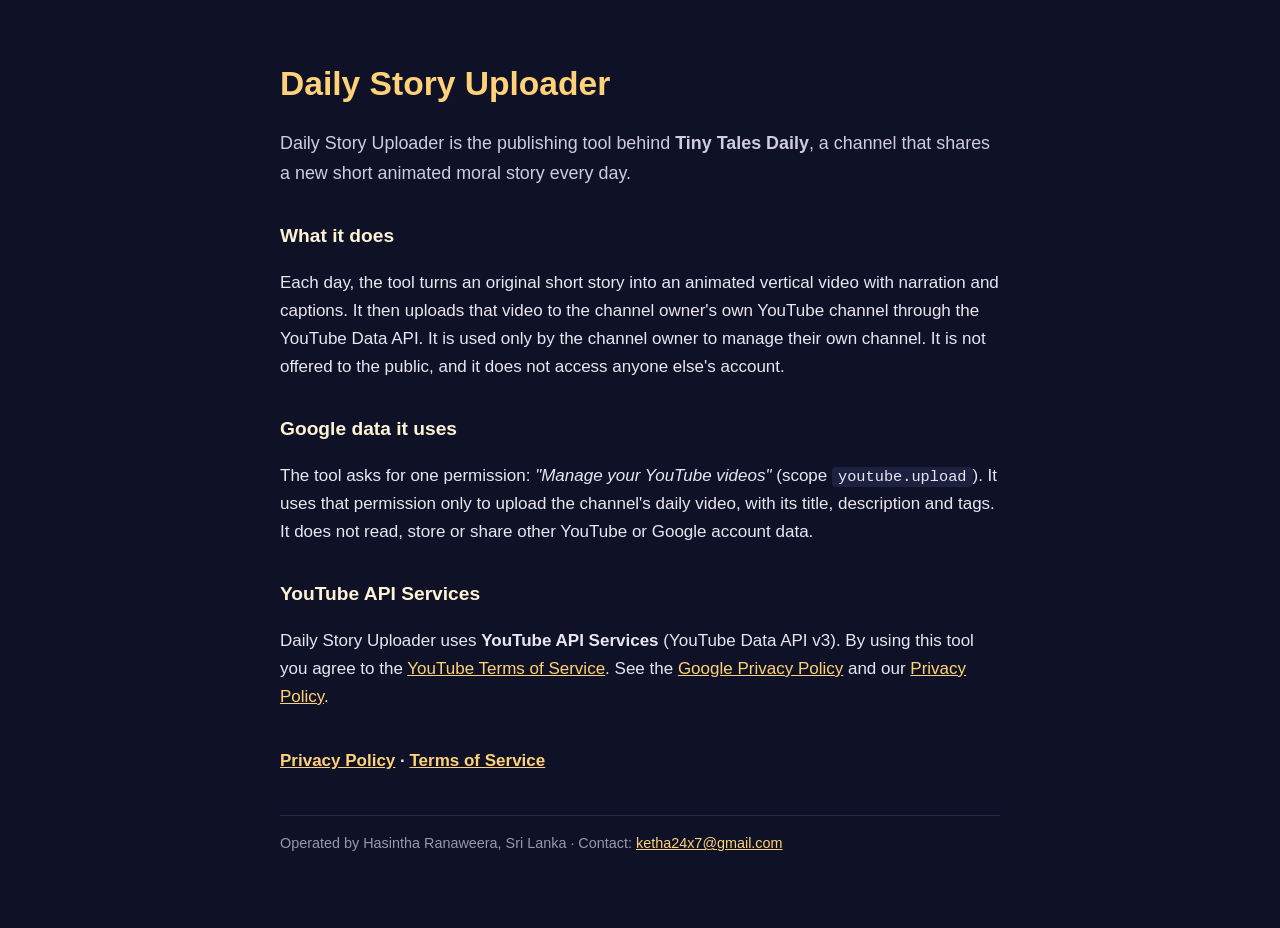
<file: index.html>
<!DOCTYPE html>
<html lang="en">
<head>
<meta charset="utf-8">
<meta name="viewport" content="width=device-width, initial-scale=1">
<title>Daily Story Uploader — Tiny Tales Daily</title>
<link rel="stylesheet" href="style.css">
</head>
<body>
<main>
  <h1>Daily Story Uploader</h1>
  <p class="lead">Daily Story Uploader is the publishing tool behind <strong>Tiny Tales Daily</strong>, a channel that shares a new short animated moral story every day.</p>

  <h2>What it does</h2>
  <p>Each day, the tool turns an original short story into an animated vertical video with narration and captions. It then uploads that video to the channel owner's own YouTube channel through the YouTube Data API. It is used only by the channel owner to manage their own channel. It is not offered to the public, and it does not access anyone else's account.</p>

  <h2>Google data it uses</h2>
  <p>The tool asks for one permission: <em>"Manage your YouTube videos"</em> (scope <code>youtube.upload</code>). It uses that permission only to upload the channel's daily video, with its title, description and tags. It does not read, store or share other YouTube or Google account data.</p>

  <h2>YouTube API Services</h2>
  <p>Daily Story Uploader uses <strong>YouTube API Services</strong> (YouTube Data API v3). By using this tool you agree to the <a href="https://www.youtube.com/t/terms">YouTube Terms of Service</a>. See the <a href="https://policies.google.com/privacy">Google Privacy Policy</a> and our <a href="privacy.html">Privacy Policy</a>.</p>

  <p class="links"><a href="privacy.html">Privacy Policy</a> · <a href="terms.html">Terms of Service</a></p>
  <footer>Operated by Hasintha Ranaweera, Sri Lanka · Contact: <a href="mailto:ketha24x7@gmail.com">ketha24&#8204;x7@gmail.com</a></footer>
</main>
</body>
</html>
</file>
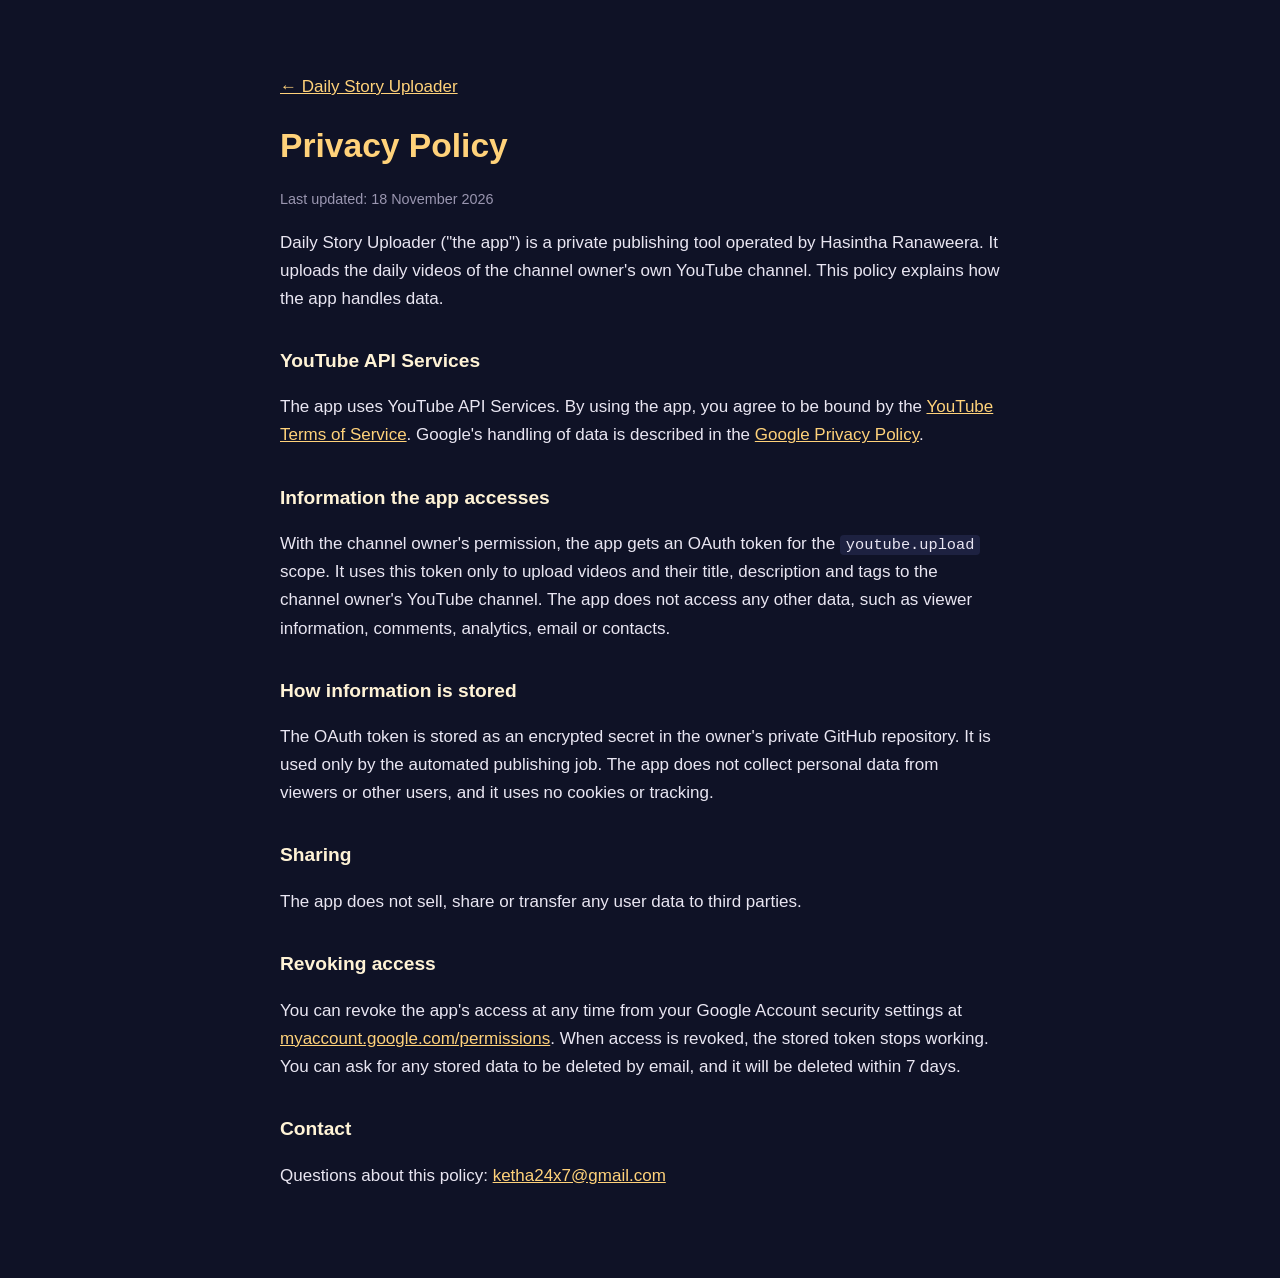
<file: privacy.html>
<!DOCTYPE html>
<html lang="en">
<head>
<meta charset="utf-8">
<meta name="viewport" content="width=device-width, initial-scale=1">
<title>Privacy Policy — Daily Story Uploader</title>
<link rel="stylesheet" href="style.css">
</head>
<body>
<main>
  <p><a href="index.html">← Daily Story Uploader</a></p>
  <h1>Privacy Policy</h1>
  <p class="meta">Last updated: 18 November 2026</p>

  <p>Daily Story Uploader ("the app") is a private publishing tool operated by Hasintha Ranaweera. It uploads the daily videos of the channel owner's own YouTube channel. This policy explains how the app handles data.</p>

  <h2>YouTube API Services</h2>
  <p>The app uses YouTube API Services. By using the app, you agree to be bound by the <a href="https://www.youtube.com/t/terms">YouTube Terms of Service</a>. Google's handling of data is described in the <a href="https://policies.google.com/privacy">Google Privacy Policy</a>.</p>

  <h2>Information the app accesses</h2>
  <p>With the channel owner's permission, the app gets an OAuth token for the <code>youtube.upload</code> scope. It uses this token only to upload videos and their title, description and tags to the channel owner's YouTube channel. The app does not access any other data, such as viewer information, comments, analytics, email or contacts.</p>

  <h2>How information is stored</h2>
  <p>The OAuth token is stored as an encrypted secret in the owner's private GitHub repository. It is used only by the automated publishing job. The app does not collect personal data from viewers or other users, and it uses no cookies or tracking.</p>

  <h2>Sharing</h2>
  <p>The app does not sell, share or transfer any user data to third parties.</p>

  <h2>Revoking access</h2>
  <p>You can revoke the app's access at any time from your Google Account security settings at <a href="https://myaccount.google.com/permissions">myaccount.google.com/permissions</a>. When access is revoked, the stored token stops working. You can ask for any stored data to be deleted by email, and it will be deleted within 7 days.</p>

  <h2>Contact</h2>
  <p>Questions about this policy: <a href="mailto:ketha24x7@gmail.com">ketha24&#8204;x7@gmail.com</a></p>
</main>
</body>
</html>
</file>
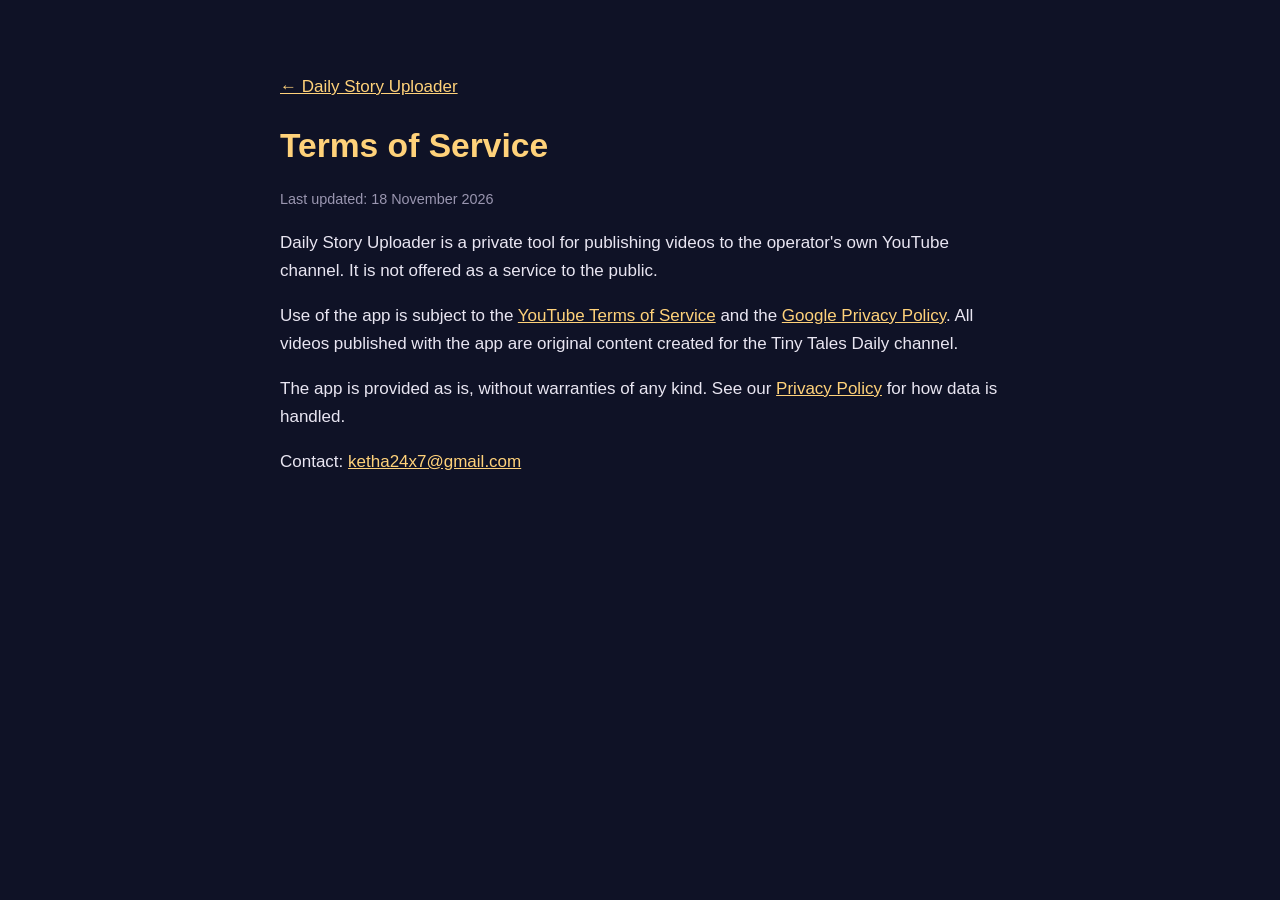
<file: terms.html>
<!DOCTYPE html>
<html lang="en">
<head>
<meta charset="utf-8">
<meta name="viewport" content="width=device-width, initial-scale=1">
<title>Terms of Service — Daily Story Uploader</title>
<link rel="stylesheet" href="style.css">
</head>
<body>
<main>
  <p><a href="index.html">← Daily Story Uploader</a></p>
  <h1>Terms of Service</h1>
  <p class="meta">Last updated: 18 November 2026</p>
  <p>Daily Story Uploader is a private tool for publishing videos to the operator's own YouTube channel. It is not offered as a service to the public.</p>
  <p>Use of the app is subject to the <a href="https://www.youtube.com/t/terms">YouTube Terms of Service</a> and the <a href="https://policies.google.com/privacy">Google Privacy Policy</a>. All videos published with the app are original content created for the Tiny Tales Daily channel.</p>
  <p>The app is provided as is, without warranties of any kind. See our <a href="privacy.html">Privacy Policy</a> for how data is handled.</p>
  <p>Contact: <a href="mailto:ketha24x7@gmail.com">ketha24&#8204;x7@gmail.com</a></p>
</main>
</body>
</html>
</file>
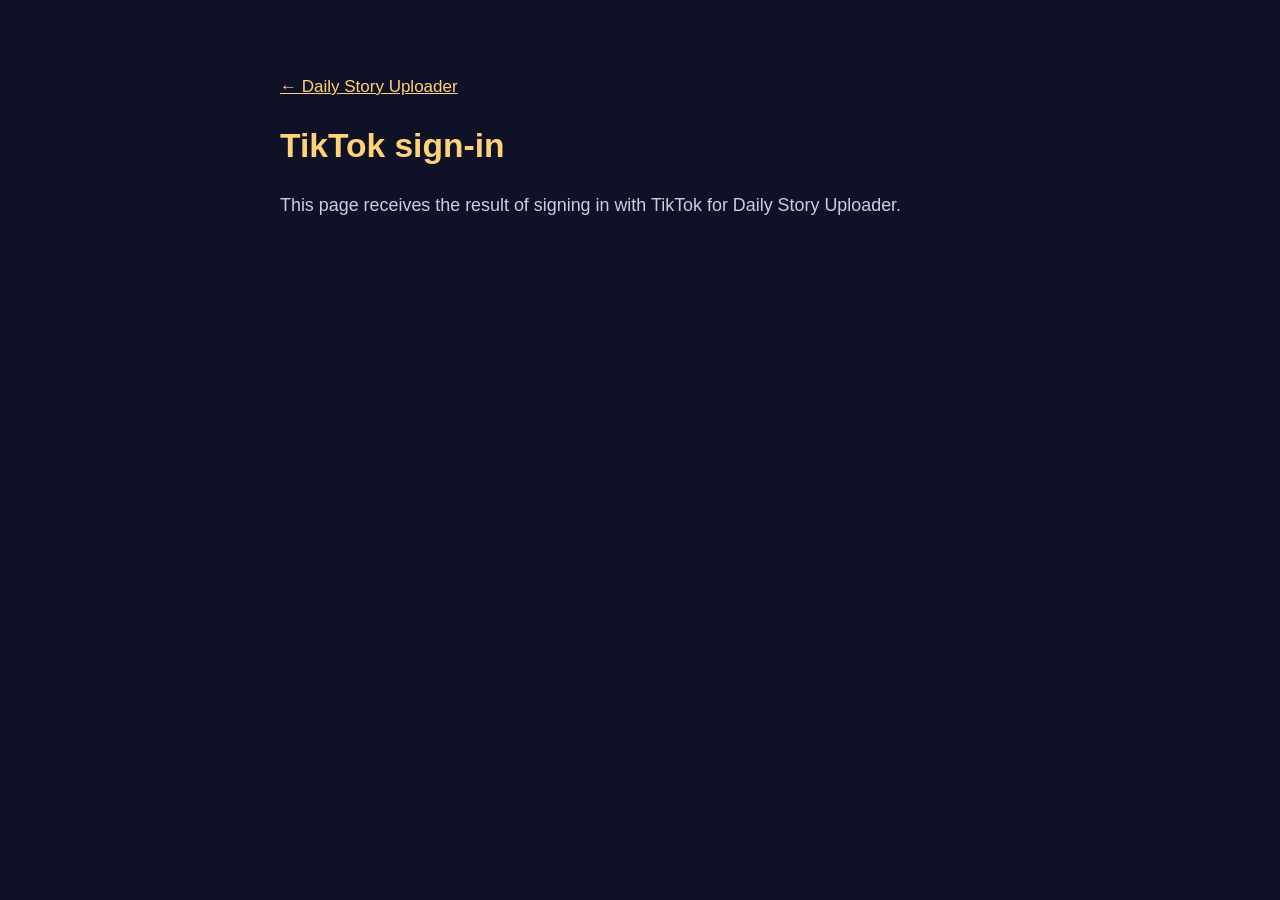
<file: tiktok-callback.html>
<!DOCTYPE html>
<html lang="en">
<head>
<meta charset="utf-8">
<meta name="viewport" content="width=device-width, initial-scale=1">
<meta name="robots" content="noindex">
<title>TikTok connected — Daily Story Uploader</title>
<link rel="stylesheet" href="style.css">
</head>
<body>
<main>
  <p><a href="index.html">← Daily Story Uploader</a></p>
  <h1 id="title">Connecting TikTok…</h1>
  <p id="msg" class="lead"></p>
  <div id="box" style="display:none">
    <p>Your one-time authorization code:</p>
    <p><code id="code" style="word-break:break-all;display:block;padding:12px;font-size:15px"></code></p>
    <p><button id="copy" style="font:600 16px system-ui;padding:10px 18px;border-radius:8px;border:0;background:#ffd27a;color:#0f1226;cursor:pointer">Copy code</button></p>
    <p class="meta">Paste it into the <b>"Connect TikTok"</b> workflow in GitHub (Actions → Connect TikTok → Run workflow) within 5 minutes. It works only once.</p>
  </div>
</main>
<script>
  const q = new URLSearchParams(location.search);
  const code = q.get("code"), err = q.get("error");
  if (code) {
    document.getElementById("title").textContent = "TikTok authorized ✓";
    document.getElementById("msg").textContent = "Daily Story Uploader can now post your daily videos to your TikTok account.";
    document.getElementById("code").textContent = code;
    document.getElementById("box").style.display = "block";
    document.getElementById("copy").onclick = () => navigator.clipboard.writeText(code).then(() => document.getElementById("copy").textContent = "Copied ✓");
  } else {
    document.getElementById("title").textContent = err ? "Authorization was not completed" : "TikTok sign-in";
    document.getElementById("msg").textContent = err ? ("TikTok returned: " + (q.get("error_description") || err)) : "This page receives the result of signing in with TikTok for Daily Story Uploader.";
  }
</script>
</body>
</html>
</file>
<file: style.css>
body { font-feature-settings: "calt" 0; margin: 0; background: #0f1226; color: #e9e6f2; font: 17px/1.65 "Segoe UI", Roboto, "Helvetica Neue", Arial, sans-serif; }
main { max-width: 720px; margin: 0 auto; padding: 56px 24px 72px; }
h1 { font-size: 2.1rem; margin: 0 0 12px; color: #ffd27a; }
h2 { font-size: 1.2rem; margin: 32px 0 8px; color: #fff3d6; }
.lead { font-size: 1.12rem; color: #cfcbe0; }
.meta { color: #9a96b0; font-size: .9rem; }
a { color: #ffd27a; }
code { background: #1d2140; padding: 1px 6px; border-radius: 4px; font-size: .9em; }
.links { margin-top: 36px; font-weight: 600; }
footer { margin-top: 40px; color: #9a96b0; font-size: .9rem; border-top: 1px solid #262a4d; padding-top: 16px; }
</file>
